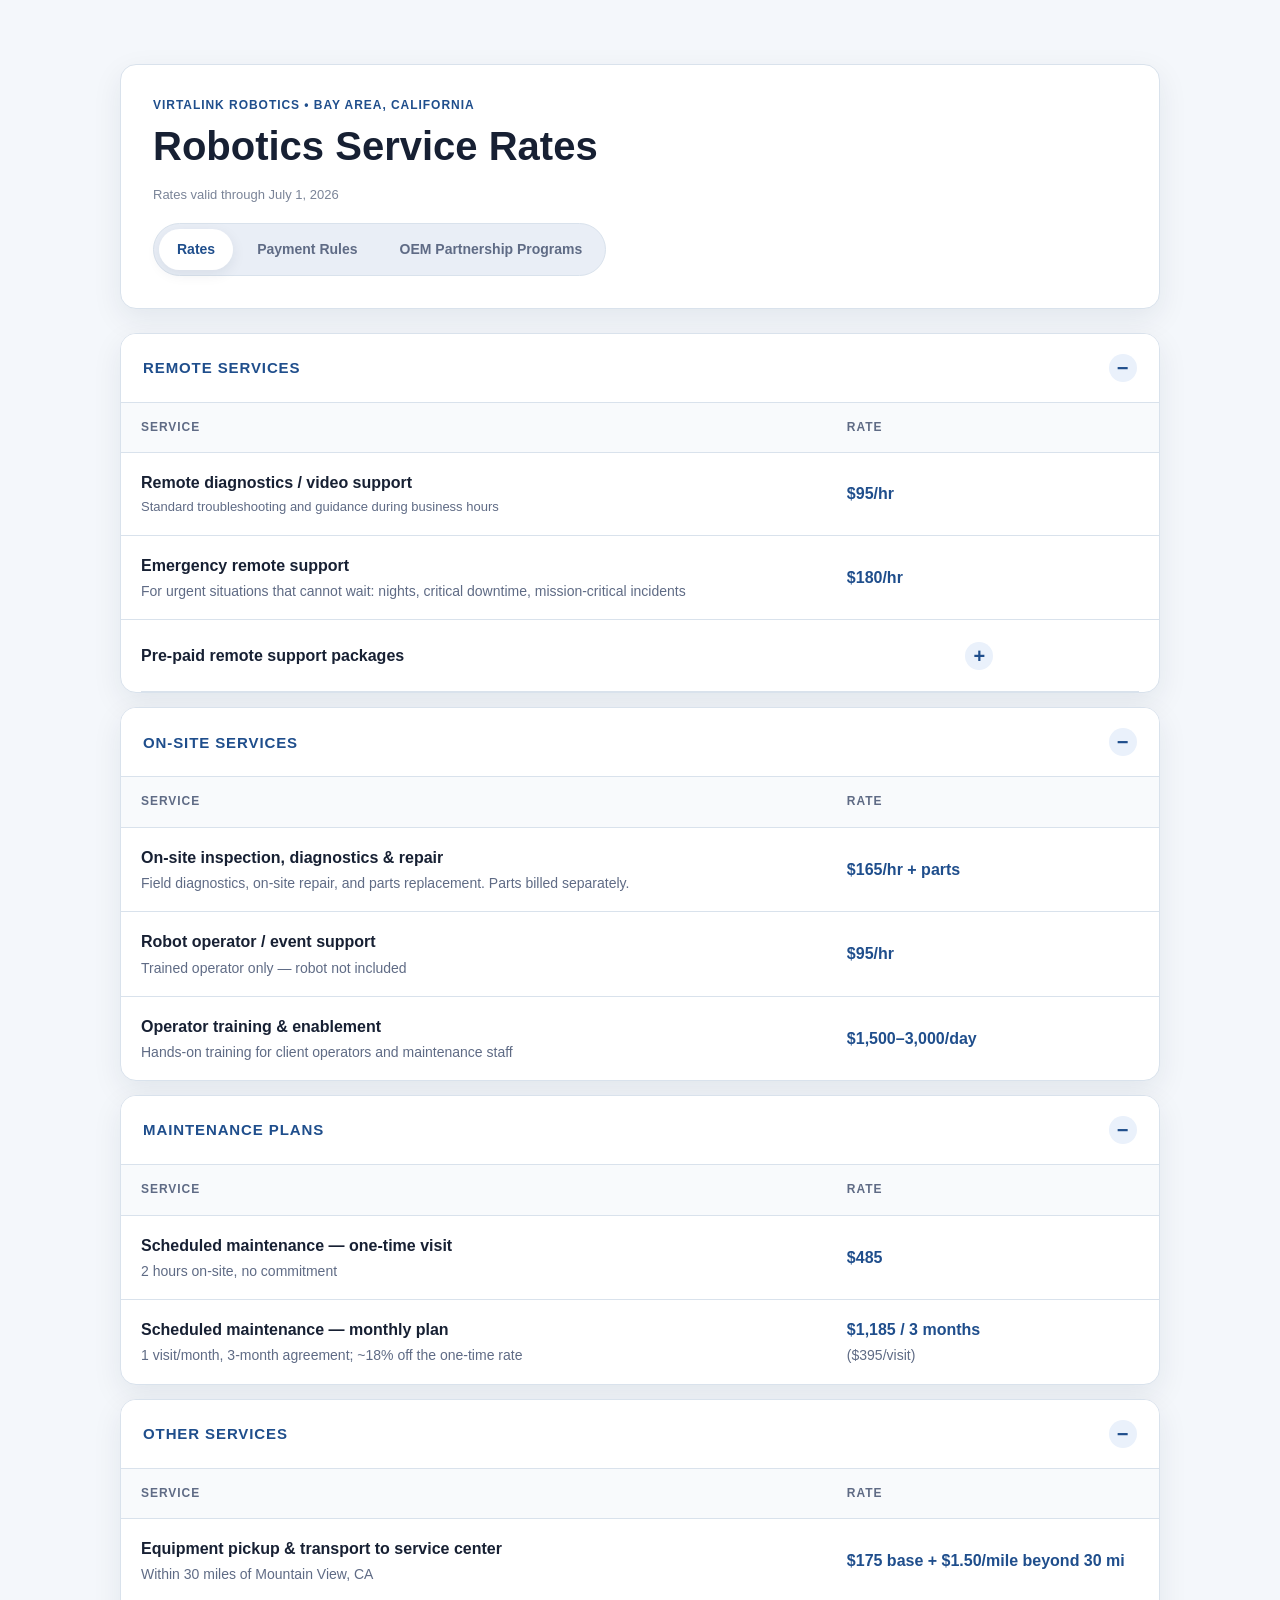
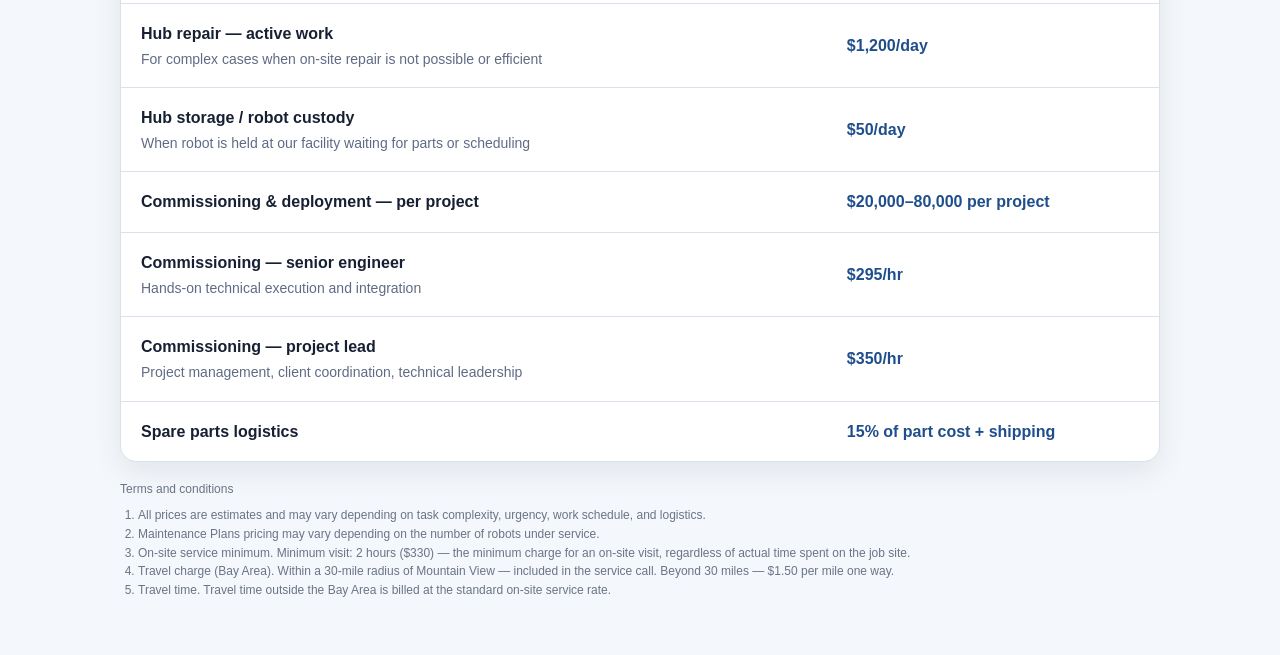
<file: BARobotics.html>
<!DOCTYPE html>
<html lang="en">
<head>
  <meta charset="UTF-8" />
  <meta name="viewport" content="width=device-width, initial-scale=1.0" />
  <title>Bay Area Robot Service Rates</title>
  <style>
    :root {
      --bg: #f4f7fb;
      --surface: #ffffff;
      --surface-soft: #f8fafc;
      --text: #172033;
      --muted: #5f6b85;
      --line: #d9e2ec;
      --accent: #1f4e8c;
      --accent-soft: #eaf1fb;
      --shadow: 0 10px 30px rgba(19, 33, 68, 0.08);
      --radius: 16px;
    }

    * { box-sizing: border-box; }

    body {
      margin: 0;
      font-family: Inter, Arial, sans-serif;
      color: var(--text);
      background: var(--bg);
      line-height: 1.45;
    }

    .wrap {
      width: min(1040px, calc(100% - 32px));
      margin: 0 auto;
      padding: 40px 0 56px;
    }

    .hero {
      background: var(--surface);
      border: 1px solid var(--line);
      border-radius: var(--radius);
      box-shadow: var(--shadow);
      padding: 32px;
      margin-bottom: 24px;
    }

    .eyebrow {
      color: var(--accent);
      font-size: 12px;
      font-weight: 700;
      letter-spacing: .08em;
      text-transform: uppercase;
      margin-bottom: 10px;
    }

    h1 {
      margin: 0 0 10px;
      font-size: clamp(28px, 4vw, 40px);
      line-height: 1.1;
    }

    .subtitle {
      margin: 0;
      color: var(--muted);
      font-size: 16px;
    }

    .rate-validity {
      margin-top: 18px;
      color: #7a8498;
      font-size: 13px;
    }



    .tabs {
      margin-top: 24px;
    }

    .tabs input[type="radio"] {
      position: absolute;
      opacity: 0;
      pointer-events: none;
    }

    .tab-labels {
      display: inline-flex;
      flex-wrap: wrap;
      gap: 6px;
      padding: 5px;
      background: #e9eef6;
      border: 1px solid var(--line);
      border-radius: 999px;
      margin-top: 18px;
      margin-bottom: 0;
    }

    .tab-labels label {
      cursor: pointer;
      padding: 10px 18px;
      border-radius: 999px;
      color: var(--muted);
      font-size: 14px;
      font-weight: 700;
      transition: .18s ease;
    }

    #tab-rates:checked ~ .hero .tab-labels label[for="tab-rates"],
    #tab-payment:checked ~ .hero .tab-labels label[for="tab-payment"],
    #tab-oem:checked ~ .hero .tab-labels label[for="tab-oem"] {
      background: var(--surface);
      color: var(--accent);
      box-shadow: 0 4px 14px rgba(19, 33, 68, 0.08);
    }

    .tab-panel {
      display: none;
    }

    #tab-rates:checked ~ .tab-content #rates-panel,
    #tab-payment:checked ~ .tab-content #payment-panel,
    #tab-oem:checked ~ .tab-content #oem-panel {
      display: block;
    }

    .payment-card {
      background: var(--surface);
      border: 1px solid var(--line);
      border-radius: var(--radius);
      box-shadow: var(--shadow);
      overflow: hidden;
      margin-bottom: 14px;
    }

    .payment-card h2 {
      margin: 0;
      padding: 20px 22px;
      border-bottom: 1px solid var(--line);
      color: var(--accent);
      font-size: 15px;
      font-weight: 800;
      line-height: 1.35;
      letter-spacing: .06em;
      text-transform: uppercase;
    }

    .payment-card h2 .muted {
      display: block;
      margin-top: 4px;
      color: var(--muted);
      font-size: 13px;
      font-weight: 500;
      letter-spacing: 0;
      text-transform: none;
    }

    .payment-card table {
      border-top: 0;
    }

    .payment-card td:first-child,
    .payment-card th:first-child {
      width: 26%;
    }

    .condition strong {
      color: var(--text);
    }

    .oem-programs {
      margin-top: 14px;
      background: var(--surface);
      border: 1px solid var(--line);
      border-radius: var(--radius);
      box-shadow: var(--shadow);
      overflow: hidden;
    }

    .oem-header {
      padding: 22px;
      border-bottom: 1px solid var(--line);
      background: var(--surface);
    }

    .oem-eyebrow {
      color: var(--accent);
      font-size: 12px;
      font-weight: 800;
      letter-spacing: .08em;
      text-transform: uppercase;
      margin-bottom: 8px;
    }

    .oem-header h2 {
      margin: 0 0 8px;
      color: var(--accent);
      font-size: 22px;
      line-height: 1.25;
    }

    .oem-header p {
      margin: 0;
      color: var(--muted);
      font-size: 15px;
    }

    .oem-grid {
      display: grid;
      grid-template-columns: repeat(3, minmax(0, 1fr));
      gap: 14px;
      padding: 22px;
      background: var(--surface-soft);
    }

    .tier-card {
      position: relative;
      display: flex;
      flex-direction: column;
      min-height: 100%;
      padding: 24px;
      background: var(--surface);
      border: 1px solid var(--line);
      border-radius: var(--radius);
      box-shadow: var(--shadow);
    }

    .tier-card.recommended {
      border-color: var(--accent);
      box-shadow: 0 14px 36px rgba(31, 78, 140, 0.16);
    }

    .tier-badge {
      align-self: flex-start;
      margin-bottom: 14px;
      padding: 6px 10px;
      border-radius: 999px;
      background: var(--accent-soft);
      color: var(--accent);
      font-size: 11px;
      font-weight: 800;
      letter-spacing: .08em;
      text-transform: uppercase;
    }

    .tier-card.recommended .tier-badge {
      background: var(--accent);
      color: #ffffff;
    }

    .tier-card h3 {
      margin: 0 0 8px;
      color: var(--accent);
      font-size: 18px;
      line-height: 1.25;
    }

    .best-for {
      margin: 0 0 16px;
      color: var(--muted);
      font-size: 14px;
      font-style: italic;
    }

    .tier-card ul {
      margin: 0 0 18px;
      padding: 0;
      list-style: none;
      color: var(--text);
      font-size: 14px;
      line-height: 1.5;
    }

    .tier-card li {
      position: relative;
      padding-left: 20px;
      margin-bottom: 8px;
    }

    .tier-card li::before {
      content: "✓";
      position: absolute;
      left: 0;
      top: 0;
      color: var(--accent);
      font-weight: 800;
    }

    .tier-pricing {
      margin-top: auto;
      padding-top: 16px;
      border-top: 1px solid var(--line);
      color: var(--accent);
      font-weight: 800;
      font-size: 14px;
    }

    .tier-cta {
      display: inline-flex;
      align-items: center;
      justify-content: center;
      width: 100%;
      margin-top: 14px;
      padding: 11px 14px;
      border-radius: 8px;
      background: var(--accent);
      color: #ffffff;
      border: 0;
      cursor: pointer;
      font-family: inherit;
      text-decoration: none;
      font-size: 14px;
      font-weight: 800;
      transition: background .18s ease, box-shadow .18s ease, transform .18s ease;
    }

    .tier-cta:hover,
    .tier-cta:focus {
      background: #173d70;
      box-shadow: 0 8px 18px rgba(31, 78, 140, 0.18);
      outline: none;
      transform: translateY(-1px);
    }

    .oem-note {
      margin: 0 22px 22px;
    }


    .categories {
      display: grid;
      gap: 14px;
    }

    details.category {
      background: var(--surface);
      border: 1px solid var(--line);
      border-radius: var(--radius);
      box-shadow: var(--shadow);
      overflow: hidden;
    }

    details.category[open] summary {
      border-bottom: 1px solid var(--line);
    }

    summary.category-title {
      list-style: none;
      cursor: pointer;
      display: flex;
      align-items: center;
      justify-content: space-between;
      gap: 16px;
      padding: 20px 22px;
      background: var(--surface);
      color: var(--accent);
      font-size: 15px;
      font-weight: 800;
      letter-spacing: .06em;
      text-transform: uppercase;
    }

    summary.category-title::-webkit-details-marker {
      display: none;
    }

    summary.category-title::after {
      content: "+";
      width: 28px;
      height: 28px;
      display: inline-flex;
      align-items: center;
      justify-content: center;
      border-radius: 50%;
      background: var(--accent-soft);
      color: var(--accent);
      font-size: 20px;
      line-height: 1;
      flex: 0 0 auto;
    }

    details.category[open] summary.category-title::after {
      content: "−";
    }

    table {
      width: 100%;
      border-collapse: collapse;
    }

    thead th {
      padding: 16px 20px;
      text-align: left;
      font-size: 12px;
      font-weight: 700;
      letter-spacing: .08em;
      text-transform: uppercase;
      color: var(--muted);
      background: var(--surface-soft);
      border-bottom: 1px solid var(--line);
    }

    tbody td {
      padding: 18px 20px;
      border-bottom: 1px solid var(--line);
      vertical-align: middle;
      font-size: 16px;
    }

    tbody tr:last-child td {
      border-bottom: none;
    }

    tbody tr:hover {
      background: #fbfdff;
    }

    .service {
      font-weight: 600;
    }

    .price {
      font-weight: 700;
      color: var(--accent);
      white-space: pre-line;
    }

    .package-summary-cell {
      padding-top: 0;
      padding-bottom: 0;
    }

    details.package-details summary {
      list-style: none;
      cursor: pointer;
      display: grid;
      grid-template-columns: 68% 32%;
      align-items: center;
      min-height: 72px;
      color: var(--text);
      font-weight: 600;
    }

    details.package-details summary::-webkit-details-marker {
      display: none;
    }

    .package-toggle {
      justify-self: center;
      width: 28px;
      height: 28px;
      display: inline-flex;
      align-items: center;
      justify-content: center;
      border-radius: 50%;
      background: var(--accent-soft);
      color: var(--accent);
      font-size: 20px;
      font-weight: 800;
      line-height: 1;
    }

    .package-toggle::before {
      content: "+";
    }

    details.package-details[open] .package-toggle::before {
      content: "−";
    }

    details.package-details .package-grid {
      margin: 0 0 12px;
      padding-top: 14px;
      border-top: 1px solid var(--line);
    }

    .category-subtitle {
      margin: 0;
      padding: 0 22px 16px;
      color: var(--muted);
      font-size: 14px;
      font-weight: 400;
    }

    .package-grid {
      display: grid;
      grid-template-columns: repeat(3, minmax(0, 1fr));
      gap: 10px;
    }

    .package-option {
      padding: 14px;
      background: var(--surface);
      border: 1px solid var(--line);
      border-radius: 12px;
    }

    .package-option.popular {
      border: 2px solid var(--accent);
      box-shadow: 0 10px 24px rgba(31, 78, 140, 0.14);
    }

    .package-badge {
      display: inline-flex;
      margin-bottom: 10px;
      color: var(--accent);
      font-size: 11px;
      font-weight: 800;
      letter-spacing: .08em;
      text-transform: uppercase;
    }

    .package-badge.popular {
      padding: 5px 9px;
      border-radius: 999px;
      background: var(--accent);
      color: #ffffff;
    }

    .package-option strong {
      display: block;
      color: var(--accent);
      font-size: 16px;
      margin-bottom: 4px;
    }

    .package-option .package-hours {
      display: block;
      color: var(--accent);
      font-size: 16px;
      font-weight: 800;
      margin-bottom: 4px;
    }

    .package-option span {
      display: block;
      color: var(--muted);
      font-size: 13px;
    }

    .package-validity {
      margin-top: 10px;
      padding-top: 10px;
      border-top: 1px solid var(--line);
    }

    .package-disclaimer {
      margin: 0 0 18px;
      color: var(--muted);
      font-size: 13px;
      font-style: italic;
    }

    .service-terms {
      margin: 0 20px 20px;
      padding: 16px 18px;
      background: var(--surface-soft);
      border: 1px solid var(--line);
      border-radius: 12px;
    }

    .service-terms h3 {
      margin: 0 0 12px;
      color: var(--text);
      font-size: 15px;
      line-height: 1.3;
    }

    .service-terms ul {
      margin: 0;
      padding: 0;
      list-style: none;
      display: grid;
      gap: 10px;
    }

    .service-terms li {
      color: var(--muted);
      font-size: 14px;
      line-height: 1.45;
    }

    .service-terms strong {
      display: block;
      margin-bottom: 2px;
      color: var(--text);
      font-weight: 700;
    }

    .note {
      margin-top: 18px;
      padding: 16px 18px;
      background: var(--accent-soft);
      border: 1px solid #d8e5f7;
      border-radius: 12px;
      color: var(--muted);
      font-size: 14px;
    }

    .terms {
      margin-top: 18px;
      color: #6b7486;
      font-size: 12px;
      line-height: 1.55;
    }

    .terms ol {
      margin: 8px 0 0;
      padding-left: 18px;
    }

    @media (max-width: 720px) {
      .wrap { width: min(100% - 20px, 1040px); padding-top: 20px; }
      .hero { padding: 22px; }
      .tab-labels { width: 100%; }
      .tab-labels label { flex: 1 1 auto; text-align: center; }
      
      /* Make tables stack on mobile instead of horizontal scroll */
      table, thead, tbody, th, td, tr { display: block; width: 100%; }
      thead { display: none; }
      tbody td { padding: 12px 18px; border-bottom: none; }
      tbody td:first-child { padding-bottom: 4px; }
      tbody td:last-child { padding-top: 0; padding-bottom: 18px; }
      tbody tr { border-bottom: 1px solid var(--line); }
      tbody tr:last-child { border-bottom: none; }
      
      .package-summary-cell { padding: 0 !important; }
      details.package-details summary { grid-template-columns: 1fr auto; padding: 0 18px; }

      .package-grid { grid-template-columns: 1fr; padding: 0 18px 18px; }
      .oem-grid { grid-template-columns: 1fr; padding: 18px; }
      .oem-header { padding: 18px; }
      .oem-note { margin: 0 18px 18px; }
      .service-terms { margin: 0 18px 18px; }
    }
  </style>
</head>
<body>
  <div class="wrap">
    <section class="tabs">
      <input type="radio" name="tabs" id="tab-rates" checked />
      <input type="radio" name="tabs" id="tab-payment" />
      <input type="radio" name="tabs" id="tab-oem" />

      <section class="hero">
        <div class="eyebrow">Virtalink Robotics • Bay Area, California</div>
        <h1>Robotics Service Rates</h1>
        <div class="rate-validity">Rates valid through July 1, 2026</div>

        <div class="tab-labels" aria-label="Document tabs">
          <label for="tab-rates">Rates</label>
          <label for="tab-payment">Payment Rules</label>
          <label for="tab-oem">OEM Partnership Programs</label>
        </div>
      </section>

      <div class="tab-content">
        <div class="tab-panel" id="rates-panel">
    <section class="categories">
      <details class="category" open>
        <summary class="category-title">Remote Services</summary>
        <table>
          <thead>
            <tr>
              <th style="width: 68%;">Service</th>
              <th>Rate</th>
            </tr>
          </thead>
          <tbody>
            <tr>
              <td class="service">Remote diagnostics / video support <span style="display:block; font-weight:400; color: var(--muted); font-size:13px; margin-top:4px;">Standard troubleshooting and guidance during business hours</span></td>
              <td class="price">$95/hr</td>
            </tr>
            <tr>
              <td class="service">Emergency remote support <span style="display:block; font-weight:400; color: var(--muted); font-size:14px; margin-top:4px;">For urgent situations that cannot wait: nights, critical downtime, mission-critical incidents</span></td>
              <td class="price">$180/hr</td>
            </tr>
            <tr>
              <td class="package-summary-cell" colspan="2">
                <details class="package-details">
                  <summary>
                    <span>Pre-paid remote support packages</span>
                    <span class="package-toggle" aria-hidden="true"></span>
                  </summary>
                  <div class="package-grid">
                    <div class="package-option">
                      <span class="package-badge">Starter</span>
                      <span class="package-hours">10 hours</span>
                      <strong>$850</strong>
                      <span>$85/hr • ~10% discount</span>
                      <span class="package-validity">⏱ Valid 6 months</span>
                    </div>
                    <div class="package-option popular">
                      <span class="package-badge popular">Popular</span>
                      <span class="package-hours">20 hours</span>
                      <strong>$1,600</strong>
                      <span>$80/hr • ~16% discount</span>
                      <span class="package-validity">⏱ Valid 9 months</span>
                    </div>
                    <div class="package-option">
                      <span class="package-badge">Volume</span>
                      <span class="package-hours">40 hours</span>
                      <strong>$3,000</strong>
                      <span>$75/hr • ~21% discount</span>
                      <span class="package-validity">⏱ Valid 12 months</span>
                    </div>
                  </div>
                  <p class="package-disclaimer">All packages include senior remote engineering support. Unused hours expire at the end of the validity period. Custom volume agreements available for OEM partners.</p>
                </details>
              </td>
            </tr>
          </tbody>
        </table>
      </details>

      <details class="category" open>
        <summary class="category-title">On-Site Services</summary>
        <table>
          <thead>
            <tr>
              <th style="width: 68%;">Service</th>
              <th>Rate</th>
            </tr>
          </thead>
          <tbody>
            <tr>
              <td class="service">On-site inspection, diagnostics &amp; repair <span style="display:block; font-weight:400; color: var(--muted); font-size:14px; margin-top:4px;">Field diagnostics, on-site repair, and parts replacement. Parts billed separately.</span></td>
              <td class="price">$165/hr + parts</td>
            </tr>
            <tr>
              <td class="service">Robot operator / event support <span style="display:block; font-weight:400; color: var(--muted); font-size:14px; margin-top:4px;">Trained operator only — robot not included</span></td>
              <td class="price">$95/hr</td>
            </tr>
            <tr>
              <td class="service">Operator training &amp; enablement <span style="display:block; font-weight:400; color: var(--muted); font-size:14px; margin-top:4px;">Hands-on training for client operators and maintenance staff</span></td>
              <td class="price">$1,500–3,000/day</td>
            </tr>
          </tbody>
        </table>
      </details>

      <details class="category" open>
        <summary class="category-title">Maintenance Plans</summary>
        <table>
          <thead>
            <tr>
              <th style="width: 68%;">Service</th>
              <th>Rate</th>
            </tr>
          </thead>
          <tbody>
            <tr>
              <td class="service">Scheduled maintenance — one-time visit <span style="display:block; font-weight:400; color: var(--muted); font-size:14px; margin-top:4px;">2 hours on-site, no commitment</span></td>
              <td class="price">$485</td>
            </tr>
            <tr>
              <td class="service">Scheduled maintenance — monthly plan <span style="display:block; font-weight:400; color: var(--muted); font-size:14px; margin-top:4px;">1 visit/month, 3-month agreement; ~18% off the one-time rate</span></td>
              <td class="price">$1,185 / 3 months <span style="display:block; font-weight:400; color: var(--muted); font-size:14px; margin-top:4px;">($395/visit)</span></td>
            </tr>
          </tbody>
        </table>
      </details>

      <details class="category" open>
        <summary class="category-title">Other Services</summary>
        <table>
          <thead>
            <tr>
              <th style="width: 68%;">Service</th>
              <th>Rate</th>
            </tr>
          </thead>
          <tbody>
            <tr>
              <td class="service">Equipment pickup &amp; transport to service center <span style="display:block; font-weight:400; color: var(--muted); font-size:14px; margin-top:4px;">Within 30 miles of Mountain View, CA</span></td>
              <td class="price">$175 base + $1.50/mile beyond 30 mi</td>
            </tr>
            <tr>
              <td class="service">Hub repair — active work <span style="display:block; font-weight:400; color: var(--muted); font-size:14px; margin-top:4px;">For complex cases when on-site repair is not possible or efficient</span></td>
              <td class="price">$1,200/day</td>
            </tr>
            <tr>
              <td class="service">Hub storage / robot custody <span style="display:block; font-weight:400; color: var(--muted); font-size:14px; margin-top:4px;">When robot is held at our facility waiting for parts or scheduling</span></td>
              <td class="price">$50/day</td>
            </tr>
            <tr>
              <td class="service">Commissioning &amp; deployment — per project</td>
              <td class="price">$20,000–80,000 per project</td>
            </tr>
            <tr>
              <td class="service">Commissioning — senior engineer <span style="display:block; font-weight:400; color: var(--muted); font-size:14px; margin-top:4px;">Hands-on technical execution and integration</span></td>
              <td class="price">$295/hr</td>
            </tr>
            <tr>
              <td class="service">Commissioning — project lead <span style="display:block; font-weight:400; color: var(--muted); font-size:14px; margin-top:4px;">Project management, client coordination, technical leadership</span></td>
              <td class="price">$350/hr</td>
            </tr>
            <tr>
              <td class="service">Spare parts logistics</td>
              <td class="price">15% of part cost + shipping</td>
            </tr>
          </tbody>
        </table>
      </details>
    </section>



    <div class="terms">
      <div>Terms and conditions</div>
      <ol>
        <li>All prices are estimates and may vary depending on task complexity, urgency, work schedule, and logistics.</li>
        <li>Maintenance Plans pricing may vary depending on the number of robots under service.</li>
        <li>On-site service minimum. Minimum visit: 2 hours ($330) — the minimum charge for an on-site visit, regardless of actual time spent on the job site.</li>
        <li>Travel charge (Bay Area). Within a 30-mile radius of Mountain View — included in the service call. Beyond 30 miles — $1.50 per mile one way.</li>
        <li>Travel time. Travel time outside the Bay Area is billed at the standard on-site service rate.</li>
      </ol>
    </div>
        </div>

        <div class="tab-panel" id="payment-panel">
          <section class="payment-card">
            <h2>Level 1. New Client/Pilot <span class="muted">(first 90 days / first 3 successful payments)</span></h2>
            <table>
              <thead>
                <tr>
                  <th>Service</th>
                  <th>Payment Condition</th>
                </tr>
              </thead>
              <tbody>
                <tr>
                  <td class="service">Remote support</td>
                  <td class="condition"><strong>Prepaid blocks</strong> of 10 hours in advance, or credit card on file charged after each session.</td>
                </tr>
                <tr>
                  <td class="service">One-time on-site visit</td>
                  <td class="condition"><strong>50% deposit</strong> at booking, remaining balance <strong>due on receipt</strong>.</td>
                </tr>
                <tr>
                  <td class="service">Maintenance plan</td>
                  <td class="condition"><strong>Prepaid for the full period</strong> — 3 months in advance.</td>
                </tr>
                <tr>
                  <td class="service">Commissioning ($20–80k)</td>
                  <td class="condition"><strong>40% deposit</strong> at contract signing<br /><strong>40% at milestone</strong>, such as factory inspection<br /><strong>20% at acceptance</strong> / due on receipt</td>
                </tr>
                <tr>
                  <td class="service">Pickup / transport</td>
                  <td class="condition"><strong>Prepaid</strong> or credit card on file.</td>
                </tr>
                <tr>
                  <td class="service">Parts logistics</td>
                  <td class="condition"><strong>100% prepaid</strong>. Parts are paid to suppliers in advance and cannot be financed or credited to the client.</td>
                </tr>
              </tbody>
            </table>
          </section>

          <section class="payment-card">
            <h2>Level 2. Established Client <span class="muted">(after 3 consecutive clean payments)</span></h2>
            <table>
              <thead>
                <tr>
                  <th>Service</th>
                  <th>Payment Condition</th>
                </tr>
              </thead>
              <tbody>
                <tr>
                  <td class="service">Remote / on-site</td>
                  <td class="condition"><strong>Net 15</strong></td>
                </tr>
                <tr>
                  <td class="service">Maintenance plan</td>
                  <td class="condition"><strong>Net 15</strong> at the beginning of the month or quarter.</td>
                </tr>
                <tr>
                  <td class="service">Commissioning</td>
                  <td class="condition"><strong>Deposit remains required</strong>. This is standard industry practice regardless of payment history.</td>
                </tr>
                <tr>
                  <td class="service">Parts</td>
                  <td class="condition"><strong>Net 15</strong> on service margin; parts cost remains prepaid.</td>
                </tr>
              </tbody>
            </table>
          </section>

          <section class="payment-card">
            <h2>Level 3. Strategic Client <span class="muted">($100k+/year contract, separately approved)</span></h2>
            <table>
              <thead>
                <tr>
                  <th>Service</th>
                  <th>Payment Condition</th>
                </tr>
              </thead>
              <tbody>
                <tr>
                  <td class="service">All services</td>
                  <td class="condition"><strong>Net 30</strong>, monthly billing, annual minimum contract.</td>
                </tr>
              </tbody>
            </table>
          </section>

          <div class="terms">
            <strong>Payment terms and safeguards</strong>
            <ol>
              <li><strong>Late fees.</strong> Overdue balances may be subject to a late fee of 1.5% per month, equivalent to 18% annually, to the extent permitted by California law.</li>
              <li><strong>Early payment discount.</strong> A 2/10 Net 30 discount may be offered: 2% discount if payment is received within 10 days; otherwise the full balance is due within 30 days.</li>
              <li><strong>Purchase Order requirement.</strong> A valid Purchase Order is required before work begins for all jobs exceeding $1,000.</li>
              <li><strong>Credit check for larger accounts.</strong> Net 30 terms for balances over $10,000 are subject to a basic credit review, including D&amp;B, public records, and unpaid litigation or bankruptcy checks.</li>
              <li><strong>Acceptance criteria for commissioning.</strong> Commissioning contracts must include objective acceptance criteria, such as required test cycles, error-free operation thresholds, inspection milestones, or other agreed performance tests.</li>
            </ol>
          </div>
        </div>

        <div class="tab-panel" id="oem-panel">
    <section class="oem-programs" aria-labelledby="oem-programs-title">
      <div class="oem-header">
        <div class="oem-eyebrow">For Robot Manufacturers &amp; System Integrators</div>
        <h2 id="oem-programs-title">OEM Partnership Programs</h2>
        <p>Strategic service partnerships for companies scaling robot deployments across the United States.</p>
      </div>

      <div class="oem-grid">
        <article class="tier-card">
          <div class="tier-badge">Entry Tier</div>
          <h3>Authorized Service Partner</h3>
          <p class="best-for">Best for: OEMs with up to 50 robots deployed in the US</p>
          <ul>
            <li>Nationwide on-site coverage via 200+ technician network</li>
            <li>48-hour response time SLA</li>
            <li>Standard remote support hours (Mon–Fri, 7am–10pm PT)</li>
            <li>Quarterly service reviews</li>
            <li>Training program for client end-users</li>
            <li>Co-branded service reports</li>
          </ul>
          <div class="tier-pricing">Annual retainer + per-incident rates</div>
          <button class="tier-cta" type="button">Request Partnership Details</button>
        </article>

        <article class="tier-card recommended">
          <div class="tier-badge">Most Popular</div>
          <h3>Exclusive Service Partner</h3>
          <p class="best-for">Best for: OEMs with 50+ robots or strategic US market entry</p>
          <ul>
            <li>Dedicated regional service teams</li>
            <li>24-hour response time SLA</li>
            <li>Priority remote support, 24/7 availability</li>
            <li>Monthly business reviews with leadership</li>
            <li>Joint go-to-market activities and co-marketing</li>
            <li>Custom training programs and certification</li>
            <li>Spare parts inventory management</li>
            <li>Field engineer escalation to US-based senior staff</li>
          </ul>
          <div class="tier-pricing">Annual retainer with volume-based rates</div>
          <button class="tier-cta" type="button">Request Partnership Details</button>
        </article>

        <article class="tier-card">
          <div class="tier-badge">Strategic</div>
          <h3>White-Label US Operations</h3>
          <p class="best-for">Best for: OEMs requiring full US service operations under their own brand</p>
          <ul>
            <li>Virtalink operates as your US service division</li>
            <li>All field activities under your brand identity</li>
            <li>Dedicated account leadership and field operations manager</li>
            <li>Custom SLAs tailored to your customer commitments</li>
            <li>Full integration with your CRM and ticketing systems</li>
            <li>Compliance and regulatory representation in US</li>
            <li>Regional warehousing and logistics infrastructure</li>
          </ul>
          <div class="tier-pricing">Custom contract — scope dependent</div>
          <button class="tier-cta" type="button">Schedule Strategic Discussion</button>
        </article>
      </div>

      <div class="note oem-note">
        All partnership programs include: nationwide technician coverage, US-based account management, full insurance and compliance documentation, and integration support. Specific terms, SLAs, and pricing are tailored per partner — contact us to discuss your requirements.
      </div>
    </section>
        </div>
      </div>
    </section>
  </div>
</body>
</html>
</file>
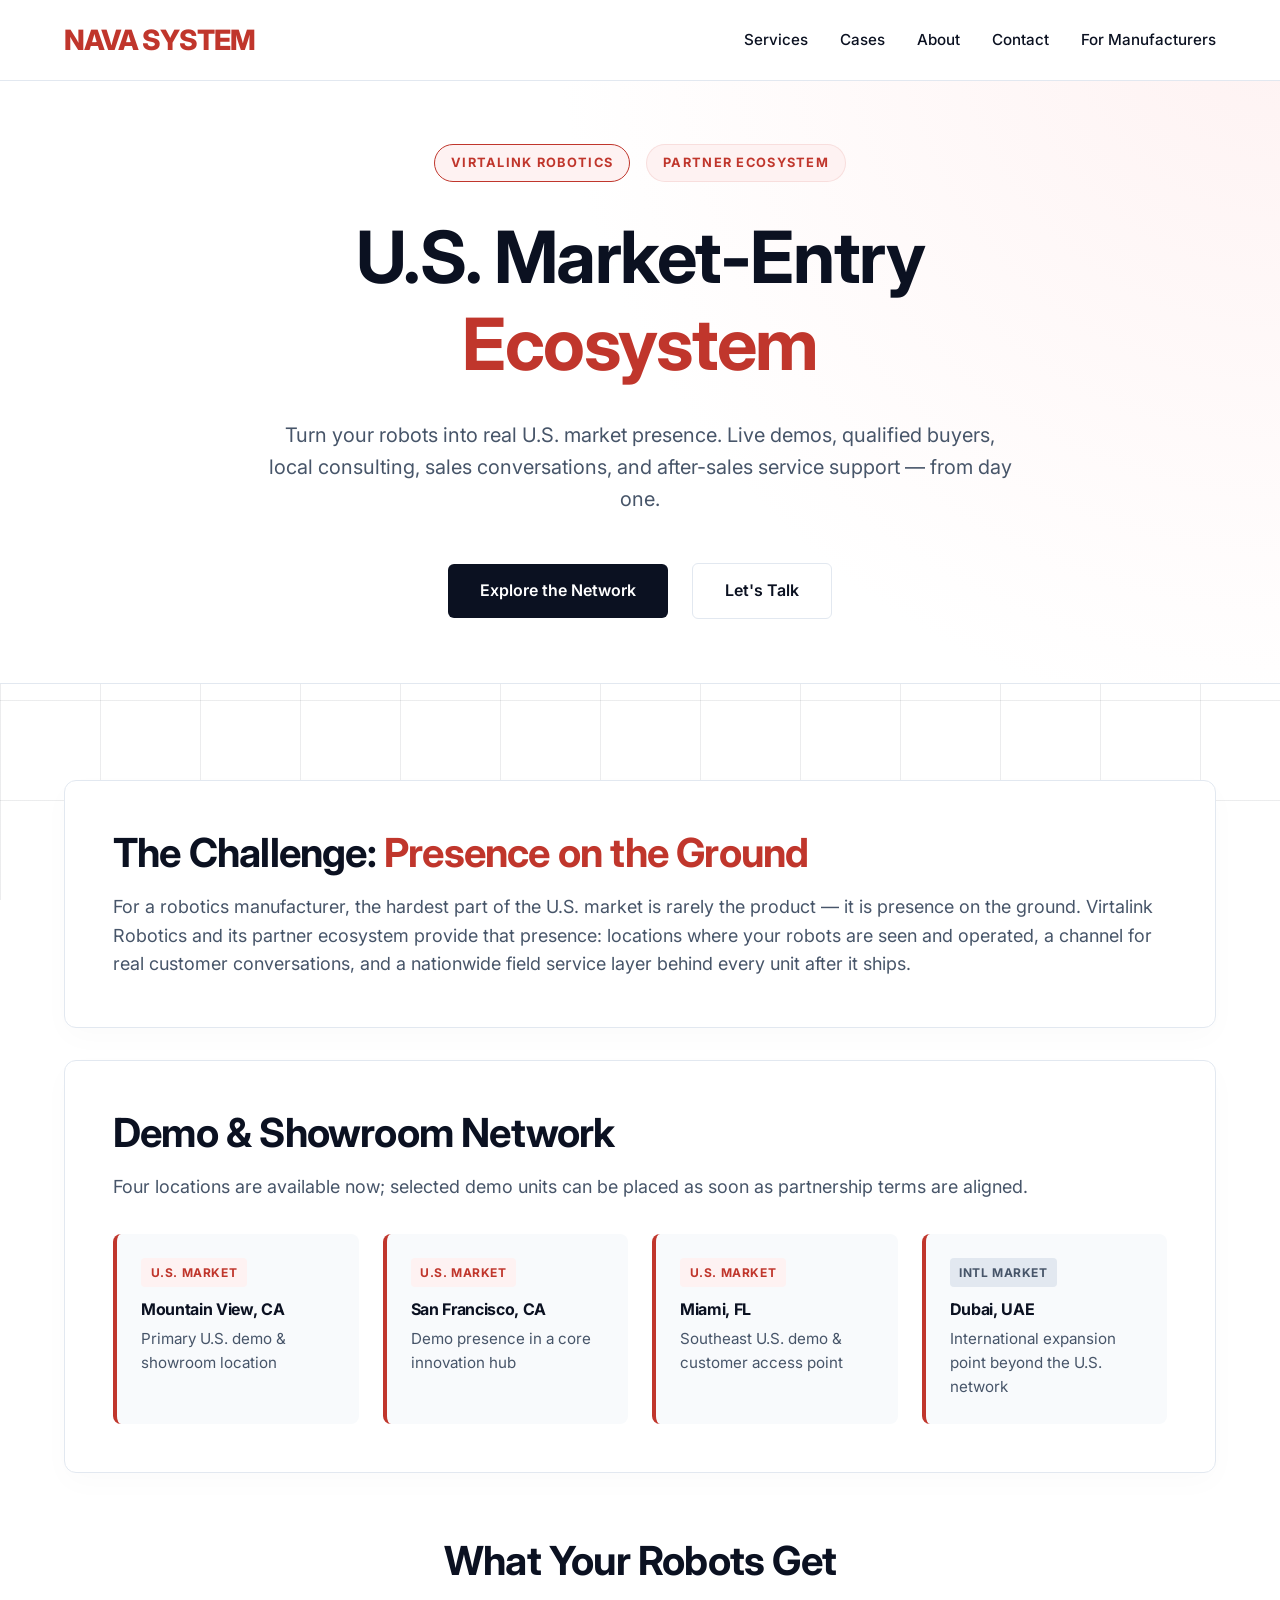
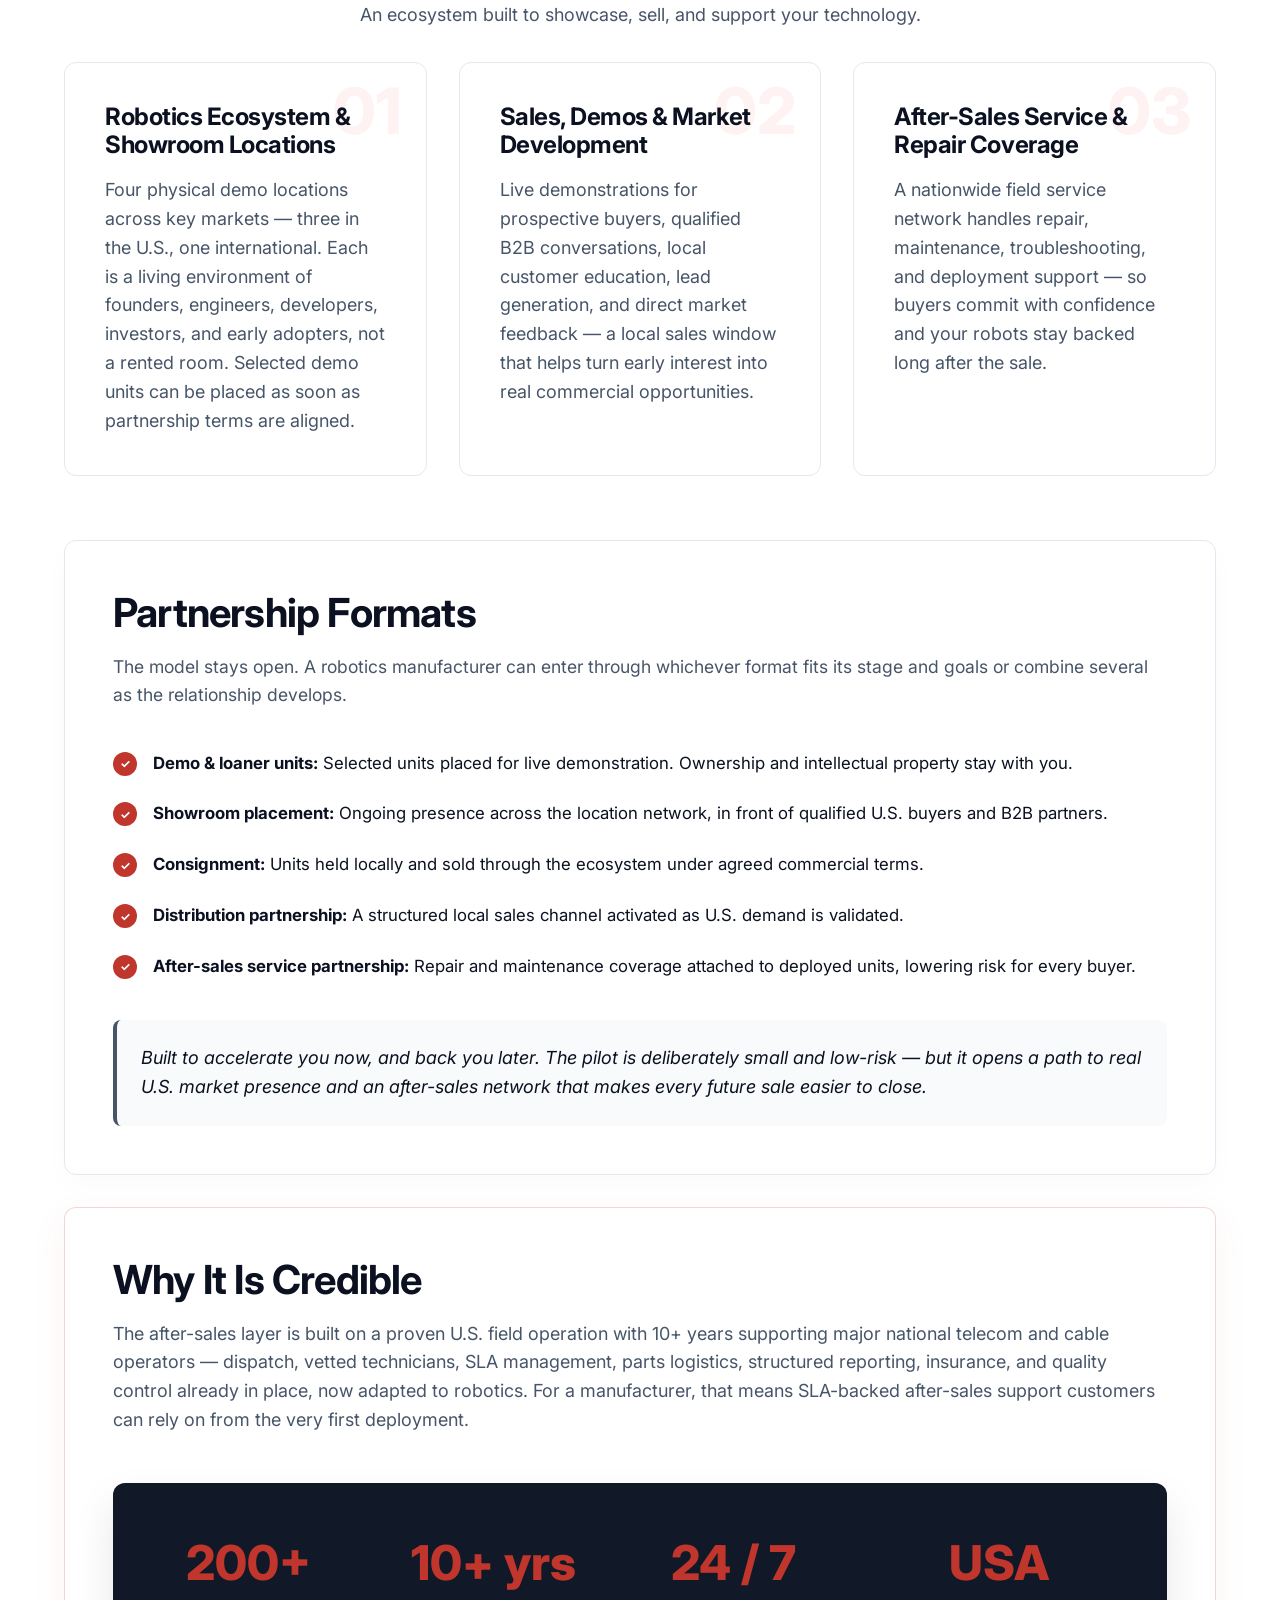
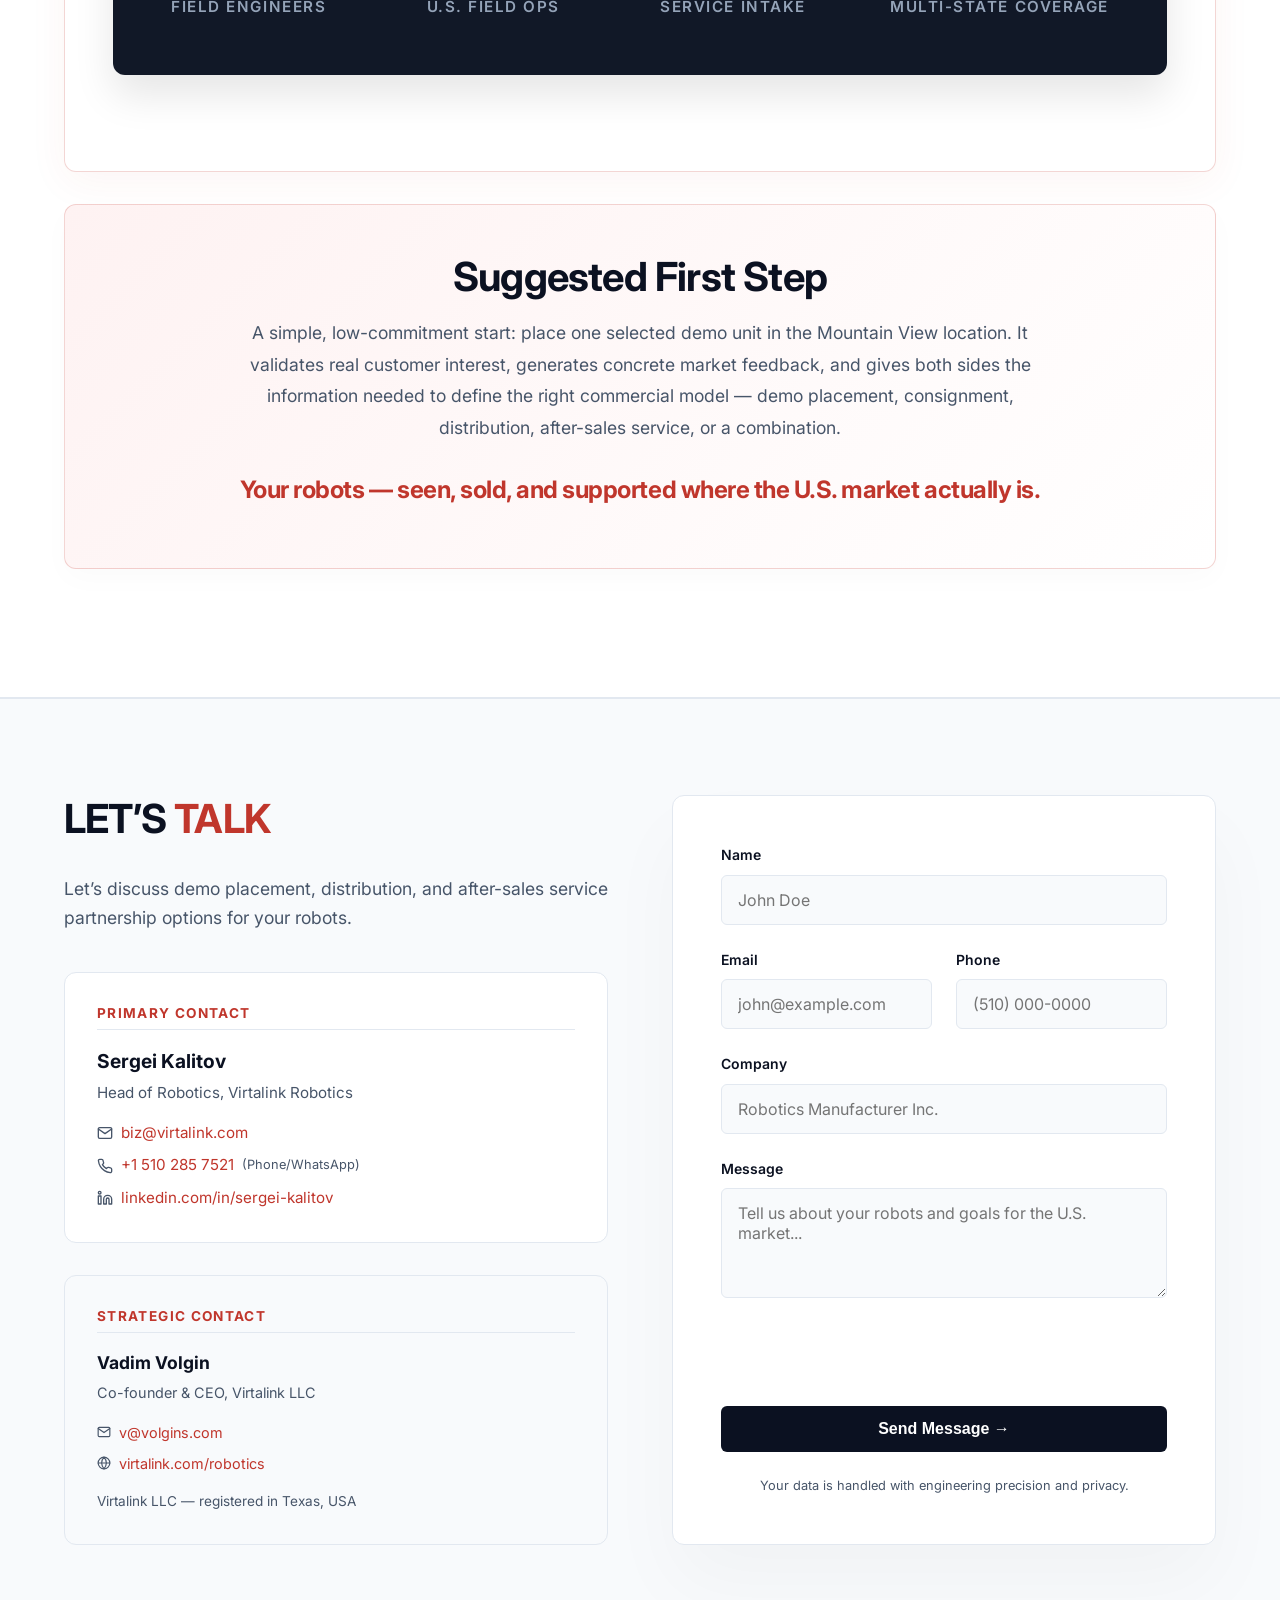
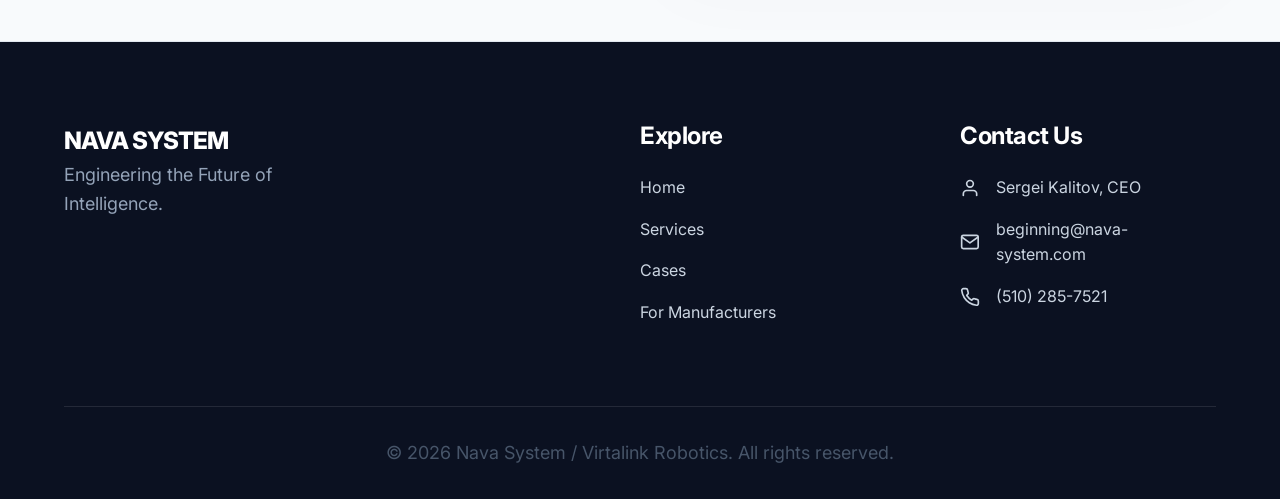
<file: OPManufactures.html>
<!DOCTYPE html>
<html lang="en">

<head>
    <meta charset="UTF-8">
    <meta name="viewport" content="width=device-width, initial-scale=1.0">
    <title>Virtalink Robotics - U.S. Market-Entry Ecosystem</title>
    <meta name="description" content="Turn your robots into real U.S. market presence. Live demos, qualified buyers, local consulting, sales conversations, and after-sales service support — from day one.">
    <link href="https://fonts.googleapis.com/css2?family=Inter:wght@400;500;600;700;800&display=swap" rel="stylesheet">
    <link rel="stylesheet" href="styles.css">
    <style>

        
        .hero {
            min-height: 70vh;
        }

        /* Page specific styles to format the content well */
        .content-section {
            background: white;
            border-radius: 12px;
            border: 1px solid var(--border-color);
            padding: 3rem;
            margin-bottom: 2rem;
            box-shadow: 0 10px 30px rgba(0,0,0,0.02);
            transition: var(--transition);
        }

        .content-section:hover {
            box-shadow: 0 20px 40px rgba(0,0,0,0.05);
            border-color: rgba(192, 54, 44, 0.3);
        }

        .network-grid {
            display: grid;
            grid-template-columns: repeat(auto-fit, minmax(220px, 1fr));
            gap: 1.5rem;
            margin-top: 2rem;
        }
        .location-card {
            background: var(--bg-light-gray);
            padding: 1.5rem;
            border-radius: 8px;
            border-left: 4px solid var(--accent-primary);
            transition: var(--transition);
        }
        .location-card:hover {
            transform: translateY(-5px);
            background: white;
            box-shadow: 0 10px 20px rgba(0,0,0,0.05);
        }
        .location-card h4 {
            margin-bottom: 0.5rem;
            color: var(--text-main);
        }
        .location-badge {
            display: inline-block;
            padding: 0.3rem 0.6rem;
            background: var(--accent-light);
            color: var(--accent-primary);
            font-size: 0.75rem;
            border-radius: 4px;
            font-weight: 700;
            margin-bottom: 0.8rem;
            text-transform: uppercase;
            letter-spacing: 0.05em;
        }
        .step-cards {
            display: grid;
            grid-template-columns: repeat(auto-fit, minmax(300px, 1fr));
            gap: 2rem;
            margin-top: 2rem;
        }
        .step-card {
            padding: 2.5rem;
            background: white;
            border: 1px solid var(--border-color);
            border-radius: 12px;
            position: relative;
            transition: var(--transition);
        }
        .step-card:hover {
            border-color: var(--accent-primary);
            box-shadow: 0 15px 30px rgba(0,0,0,0.04);
            transform: translateY(-5px);
        }
        .step-number {
            font-size: 4rem;
            font-weight: 800;
            color: var(--accent-light);
            position: absolute;
            top: 1rem;
            right: 1.5rem;
            line-height: 1;
            z-index: 0;
            transition: var(--transition);
        }
        .step-card:hover .step-number {
            color: rgba(192, 54, 44, 0.1);
            transform: scale(1.1);
        }
        .step-card h3, .step-card p {
            position: relative;
            z-index: 1;
        }
        .partnership-list {
            list-style: none;
            padding: 0;
        }
        .partnership-list li {
            margin-bottom: 1.5rem;
            padding-left: 2.5rem;
            position: relative;
            font-size: 1.05rem;
        }
        .partnership-list li::before {
            content: '✓';
            color: white;
            background-color: var(--accent-primary);
            border-radius: 50%;
            width: 24px;
            height: 24px;
            display: flex;
            align-items: center;
            justify-content: center;
            font-size: 12px;
            font-weight: bold;
            position: absolute;
            left: 0;
            top: 2px;
        }
        .metrics-banner {
            display: flex;
            justify-content: space-around;
            flex-wrap: wrap;
            gap: 2rem;
            background: #111827;
            color: white;
            padding: 3.5rem 2rem;
            border-radius: 12px;
            margin: 3rem 0;
            box-shadow: 0 20px 40px rgba(0,0,0,0.1);
        }
        .metric-item {
            text-align: center;
        }
        .metric-value {
            font-size: 3rem;
            font-weight: 800;
            color: var(--accent-primary);
            margin-bottom: 0.5rem;
            line-height: 1;
        }
        .metric-label {
            color: #94A3B8;
            font-size: 0.95rem;
            text-transform: uppercase;
            letter-spacing: 0.1em;
            font-weight: 600;
        }
        .contact-details-box {
            background: white;
            padding: 2rem;
            border-radius: 12px;
            border: 1px solid var(--border-color);
            margin-bottom: 2rem;
        }

        /* Form alignment */
        .consult-grid {
            align-items: stretch !important;
        }
        .consult-form-container {
            display: flex;
            flex-direction: column;
            height: 100%;
        }
        .consult-form {
            display: flex;
            flex-direction: column;
            flex-grow: 1;
        }
        .consult-form button {
            margin-top: auto;
        }
    </style>
</head>

<body>
    <div class="grid-overlay"></div>
    <header class="navbar">
        <div class="container nav-content">
            <a href="index.html" class="logo">
                <span class="logo-text">Nava System</span>
            </a>
            <nav class="nav-links">
                <a href="index.html#services">Services</a>
                <a href="index.html#cases">Cases</a>
                <a href="index.html#about">About</a>
                <a href="#contact-sales">Contact</a>
                <a href="OPManufactures.html">For Manufacturers</a>
            </nav>
            <button class="menu-toggle" aria-label="Toggle Menu">
                <span class="bar"></span>
                <span class="bar"></span>
                <span class="bar"></span>
            </button>
        </div>
    </header>

    <main>
        <section class="hero">
            <div class="container hero-content-center fade-in-up">
                <div class="hero-badges">
                    <span class="badge" style="border-color: var(--accent-primary); color: var(--accent-primary);">Virtalink Robotics</span>
                    <span class="badge">Partner Ecosystem</span>
                </div>
                <h1>U.S. Market-Entry <span class="highlight">Ecosystem</span></h1>
                <p class="subtitle">Turn your robots into real U.S. market presence. Live demos, qualified buyers, local consulting, sales conversations, and after-sales service support — from day one.</p>
                <div class="hero-btns">
                    <a href="#details" class="btn btn-primary">Explore the Network</a>
                    <a href="#contact-sales" class="btn btn-outline">Let's Talk</a>
                </div>
            </div>
        </section>

        <section id="details" class="section-padding bg-light-gray">
            <div class="container fade-in-up">
                
                <div class="content-section slide-in-bottom">
                    <h2>The Challenge: <span class="highlight">Presence on the Ground</span></h2>
                    <p>For a robotics manufacturer, the hardest part of the U.S. market is rarely the product — it is presence on the ground. Virtalink Robotics and its partner ecosystem provide that presence: locations where your robots are seen and operated, a channel for real customer conversations, and a nationwide field service layer behind every unit after it ships.</p>
                </div>

                <div class="content-section slide-in-bottom" style="animation-delay: 0.1s;">
                    <h2>Demo & Showroom Network</h2>
                    <p>Four locations are available now; selected demo units can be placed as soon as partnership terms are aligned.</p>
                    
                    <div class="network-grid">
                        <div class="location-card">
                            <span class="location-badge">U.S. Market</span>
                            <h4>Mountain View, CA</h4>
                            <p style="font-size: 0.95rem;">Primary U.S. demo & showroom location</p>
                        </div>
                        <div class="location-card">
                            <span class="location-badge">U.S. Market</span>
                            <h4>San Francisco, CA</h4>
                            <p style="font-size: 0.95rem;">Demo presence in a core innovation hub</p>
                        </div>
                        <div class="location-card">
                            <span class="location-badge">U.S. Market</span>
                            <h4>Miami, FL</h4>
                            <p style="font-size: 0.95rem;">Southeast U.S. demo & customer access point</p>
                        </div>
                        <div class="location-card">
                            <span class="location-badge" style="background: #E2E8F0; color: #475569;">INTL Market</span>
                            <h4>Dubai, UAE</h4>
                            <p style="font-size: 0.95rem;">International expansion point beyond the U.S. network</p>
                        </div>
                    </div>
                </div>

                <div style="margin: 4rem 0 2rem; text-align: center;" class="fade-in-up">
                    <h2>What Your Robots Get</h2>
                    <p>An ecosystem built to showcase, sell, and support your technology.</p>
                </div>

                <div class="step-cards">
                    <div class="step-card slide-in-bottom">
                        <div class="step-number">01</div>
                        <h3>Robotics Ecosystem & Showroom Locations</h3>
                        <p style="margin-top: 1rem;">Four physical demo locations across key markets — three in the U.S., one international. Each is a living environment of founders, engineers, developers, investors, and early adopters, not a rented room. Selected demo units can be placed as soon as partnership terms are aligned.</p>
                    </div>
                    <div class="step-card slide-in-bottom" style="animation-delay: 0.1s;">
                        <div class="step-number">02</div>
                        <h3>Sales, Demos & Market Development</h3>
                        <p style="margin-top: 1rem;">Live demonstrations for prospective buyers, qualified B2B conversations, local customer education, lead generation, and direct market feedback — a local sales window that helps turn early interest into real commercial opportunities.</p>
                    </div>
                    <div class="step-card slide-in-bottom" style="animation-delay: 0.2s;">
                        <div class="step-number">03</div>
                        <h3>After-Sales Service & Repair Coverage</h3>
                        <p style="margin-top: 1rem;">A nationwide field service network handles repair, maintenance, troubleshooting, and deployment support — so buyers commit with confidence and your robots stay backed long after the sale.</p>
                    </div>
                </div>

                <div class="content-section slide-in-bottom" style="margin-top: 4rem;">
                    <h2>Partnership Formats</h2>
                    <p style="margin-bottom: 2.5rem; font-size: 1.1rem;">The model stays open. A robotics manufacturer can enter through whichever format fits its stage and goals or combine several as the relationship develops.</p>
                    
                    <ul class="partnership-list">
                        <li><strong style="color: var(--text-main);">Demo & loaner units:</strong> Selected units placed for live demonstration. Ownership and intellectual property stay with you.</li>
                        <li><strong style="color: var(--text-main);">Showroom placement:</strong> Ongoing presence across the location network, in front of qualified U.S. buyers and B2B partners.</li>
                        <li><strong style="color: var(--text-main);">Consignment:</strong> Units held locally and sold through the ecosystem under agreed commercial terms.</li>
                        <li><strong style="color: var(--text-main);">Distribution partnership:</strong> A structured local sales channel activated as U.S. demand is validated.</li>
                        <li><strong style="color: var(--text-main);">After-sales service partnership:</strong> Repair and maintenance coverage attached to deployed units, lowering risk for every buyer.</li>
                    </ul>
                    
                    <div style="background: var(--bg-light-gray); padding: 1.5rem; border-radius: 8px; margin-top: 2.5rem; border-left: 4px solid var(--text-muted);">
                        <p style="font-style: italic; margin: 0; color: var(--text-main);">Built to accelerate you now, and back you later. The pilot is deliberately small and low-risk — but it opens a path to real U.S. market presence and an after-sales network that makes every future sale easier to close.</p>
                    </div>
                </div>

                <div class="content-section slide-in-bottom" style="border-color: rgba(192, 54, 44, 0.2); box-shadow: 0 10px 40px rgba(192, 54, 44, 0.05);">
                    <h2>Why It Is Credible</h2>
                    <p>The after-sales layer is built on a proven U.S. field operation with 10+ years supporting major national telecom and cable operators — dispatch, vetted technicians, SLA management, parts logistics, structured reporting, insurance, and quality control already in place, now adapted to robotics. For a manufacturer, that means SLA-backed after-sales support customers can rely on from the very first deployment.</p>
                    
                    <div class="metrics-banner">
                        <div class="metric-item">
                            <div class="metric-value">200+</div>
                            <div class="metric-label">Field Engineers</div>
                        </div>
                        <div class="metric-item">
                            <div class="metric-value">10+ yrs</div>
                            <div class="metric-label">U.S. Field Ops</div>
                        </div>
                        <div class="metric-item">
                            <div class="metric-value">24 / 7</div>
                            <div class="metric-label">Service Intake</div>
                        </div>
                        <div class="metric-item">
                            <div class="metric-value">USA</div>
                            <div class="metric-label">Multi-State Coverage</div>
                        </div>
                    </div>
                </div>

                <div class="content-section slide-in-bottom" style="text-align: center; background: linear-gradient(135deg, var(--accent-light) 0%, white 100%); border: 1px solid rgba(192, 54, 44, 0.2);">
                    <h2>Suggested First Step</h2>
                    <p style="max-width: 800px; margin: 0 auto 2rem; font-size: 1.1rem; line-height: 1.8;">A simple, low-commitment start: place one selected demo unit in the Mountain View location. It validates real customer interest, generates concrete market feedback, and gives both sides the information needed to define the right commercial model — demo placement, consignment, distribution, after-sales service, or a combination.</p>
                    
                    <h3 style="color: var(--accent-primary); font-size: 1.5rem; margin-top: 2rem;">Your robots — seen, sold, and supported where the U.S. market actually is.</h3>
                </div>

            </div>
        </section>

        <section id="contact-sales" class="consultation section-padding">
            <div class="container">
                <div class="consult-grid fade-in-up">
                    <div class="consult-info">
                        <h2>LET’S <span class="highlight">TALK</span></h2>
                        <p style="margin-bottom: 2.5rem; font-size: 1.1rem;">Let’s discuss demo placement, distribution, and after-sales service partnership options for your robots.</p>
                        
                        <div class="contact-details-box">
                            <h4 style="color: var(--accent-primary); margin-bottom: 1rem; text-transform: uppercase; font-size: 0.85rem; letter-spacing: 0.1em; border-bottom: 1px solid var(--border-color); padding-bottom: 0.5rem;">Primary Contact</h4>
                            <p style="margin-bottom: 0.25rem; font-size: 1.2rem; color: var(--text-main);"><strong>Sergei Kalitov</strong></p>
                            <p style="font-size: 0.95rem; margin-bottom: 1rem; color: var(--text-muted);">Head of Robotics, Virtalink Robotics</p>
                            
                            <div style="display: flex; flex-direction: column; gap: 0.5rem;">
                                <p style="font-size: 0.95rem; display: flex; align-items: center; gap: 0.5rem;">
                                    <svg width="16" height="16" viewBox="0 0 24 24" fill="none" stroke="currentColor" stroke-width="2" stroke-linecap="round" stroke-linejoin="round"><path d="M4 4h16c1.1 0 2 .9 2 2v12c0 1.1-.9 2-2 2H4c-1.1 0-2-.9-2-2V6c0-1.1.9-2 2-2z"></path><polyline points="22,6 12,13 2,6"></polyline></svg>
                                    <a href="mailto:biz@virtalink.com">biz@virtalink.com</a>
                                </p>
                                <p style="font-size: 0.95rem; display: flex; align-items: center; gap: 0.5rem;">
                                    <svg width="16" height="16" viewBox="0 0 24 24" fill="none" stroke="currentColor" stroke-width="2" stroke-linecap="round" stroke-linejoin="round"><path d="M22 16.92v3a2 2 0 0 1-2.18 2 19.79 19.79 0 0 1-8.63-3.07 19.5 19.5 0 0 1-6-6 19.79 19.79 0 0 1-3.07-8.67A2 2 0 0 1 4.11 2h3a2 2 0 0 1 2 1.72 12.84 12.84 0 0 0 .7 2.81 2 2 0 0 1-.45 2.11L8.09 9.91a16 16 0 0 0 6 6l1.27-1.27a2 2 0 0 1 2.11-.45 12.84 12.84 0 0 0 2.81.7A2 2 0 0 1 22 16.92z"></path></svg>
                                    <a href="tel:+15102857521">+1 510 285 7521</a> <span style="color: var(--text-muted); font-size: 0.8rem;">(Phone/WhatsApp)</span>
                                </p>
                                <p style="font-size: 0.95rem; display: flex; align-items: center; gap: 0.5rem;">
                                    <svg width="16" height="16" viewBox="0 0 24 24" fill="none" stroke="currentColor" stroke-width="2" stroke-linecap="round" stroke-linejoin="round"><path d="M16 8a6 6 0 0 1 6 6v7h-4v-7a2 2 0 0 0-2-2 2 2 0 0 0-2 2v7h-4v-7a6 6 0 0 1 6-6z"></path><rect x="2" y="9" width="4" height="12"></rect><circle cx="4" cy="4" r="2"></circle></svg>
                                    <a href="https://linkedin.com/in/sergei-kalitov" target="_blank">linkedin.com/in/sergei-kalitov</a>
                                </p>
                            </div>
                        </div>

                        <div class="contact-details-box" style="background: transparent; margin-bottom: 0;">
                            <h4 style="color: var(--accent-primary); margin-bottom: 1rem; text-transform: uppercase; font-size: 0.85rem; letter-spacing: 0.1em; border-bottom: 1px solid var(--border-color); padding-bottom: 0.5rem;">Strategic Contact</h4>
                            <p style="margin-bottom: 0.25rem; font-size: 1.1rem; color: var(--text-main);"><strong>Vadim Volgin</strong></p>
                            <p style="font-size: 0.9rem; margin-bottom: 1rem; color: var(--text-muted);">Co-founder & CEO, Virtalink LLC</p>
                            
                            <div style="display: flex; flex-direction: column; gap: 0.5rem;">
                                <p style="font-size: 0.9rem; display: flex; align-items: center; gap: 0.5rem;">
                                    <svg width="14" height="14" viewBox="0 0 24 24" fill="none" stroke="currentColor" stroke-width="2" stroke-linecap="round" stroke-linejoin="round"><path d="M4 4h16c1.1 0 2 .9 2 2v12c0 1.1-.9 2-2 2H4c-1.1 0-2-.9-2-2V6c0-1.1.9-2 2-2z"></path><polyline points="22,6 12,13 2,6"></polyline></svg>
                                    <a href="mailto:v@volgins.com">v@volgins.com</a>
                                </p>
                                <p style="font-size: 0.9rem; display: flex; align-items: center; gap: 0.5rem;">
                                    <svg width="14" height="14" viewBox="0 0 24 24" fill="none" stroke="currentColor" stroke-width="2" stroke-linecap="round" stroke-linejoin="round"><circle cx="12" cy="12" r="10"></circle><line x1="2" y1="12" x2="22" y2="12"></line><path d="M12 2a15.3 15.3 0 0 1 4 10 15.3 15.3 0 0 1-4 10 15.3 15.3 0 0 1-4-10 15.3 15.3 0 0 1 4-10z"></path></svg>
                                    <a href="https://virtalink.com/robotics" target="_blank">virtalink.com/robotics</a>
                                </p>
                                <p style="font-size: 0.85rem; margin-top: 0.5rem; color: var(--text-muted);">Virtalink LLC — registered in Texas, USA</p>
                            </div>
                        </div>
                    </div>
                    <div class="consult-form-container">
                        <form action="https://formspree.io/f/xnjrqzbd" method="POST" class="consult-form" id="contact-form">
                            <div class="form-group">
                                <label for="name">Name</label>
                                <input type="text" id="name" name="name" placeholder="John Doe">
                            </div>
                            <div class="form-row">
                                <div class="form-group">
                                    <label for="email">Email</label>
                                    <input type="email" id="email" name="_replyto" placeholder="john@example.com">
                                </div>
                                <div class="form-group">
                                    <label for="phone">Phone</label>
                                    <input type="tel" id="phone" name="phone" placeholder="(510) 000-0000">
                                </div>
                            </div>
                            <div class="form-group">
                                <label for="company">Company</label>
                                <input type="text" id="company" name="company" placeholder="Robotics Manufacturer Inc.">
                            </div>
                            <div class="form-group">
                                <label for="message">Message</label>
                                <textarea id="message" name="message" rows="4" placeholder="Tell us about your robots and goals for the U.S. market..."></textarea>
                            </div>
                            <button type="submit" class="btn btn-primary btn-block">Send Message →</button>
                            <p class="form-note">Your data is handled with engineering precision and privacy.</p>
                        </form>
                    </div>
                </div>
            </div>
        </section>

    </main>

    <footer class="footer">
        <div class="container">
            <div class="footer-grid">
                <div class="footer-brand">
                    <a href="index.html" class="logo footer-logo">
                        <span class="logo-text">Nava System</span>
                    </a>
                    <p class="company-desc">Engineering the Future of Intelligence.</p>
                </div>
                <div class="footer-contact">
                    <h3>Explore</h3>
                    <ul class="contact-list">
                        <li><a href="index.html">Home</a></li>
                        <li><a href="index.html#services">Services</a></li>
                        <li><a href="index.html#cases">Cases</a></li>
                        <li><a href="OPManufactures.html">For Manufacturers</a></li>
                    </ul>
                </div>
                <div class="footer-contact">
                    <h3>Contact Us</h3>
                    <ul class="contact-list">
                        <li>
                            <svg xmlns="http://www.w3.org/2000/svg" width="20" height="20" viewBox="0 0 24 24"
                                fill="none" stroke="currentColor" stroke-width="2" stroke-linecap="round"
                                stroke-linejoin="round">
                                <path d="M20 21v-2a4 4 0 0 0-4-4H8a4 4 0 0 0-4 4v2"></path>
                                <circle cx="12" cy="7" r="4"></circle>
                            </svg>
                            <span>Sergei Kalitov, CEO</span>
                        </li>
                        <li>
                            <svg xmlns="http://www.w3.org/2000/svg" width="20" height="20" viewBox="0 0 24 24"
                                fill="none" stroke="currentColor" stroke-width="2" stroke-linecap="round"
                                stroke-linejoin="round">
                                <path d="M4 4h16c1.1 0 2 .9 2 2v12c0 1.1-.9 2-2 2H4c-1.1 0-2-.9-2-2V6c0-1.1.9-2 2-2z">
                                </path>
                                <polyline points="22,6 12,13 2,6"></polyline>
                            </svg>
                            <a href="mailto:beginning@nava-system.com">beginning@nava-system.com</a>
                        </li>
                        <li>
                            <svg xmlns="http://www.w3.org/2000/svg" width="20" height="20" viewBox="0 0 24 24"
                                fill="none" stroke="currentColor" stroke-width="2" stroke-linecap="round"
                                stroke-linejoin="round">
                                <path
                                    d="M22 16.92v3a2 2 0 0 1-2.18 2 19.79 19.79 0 0 1-8.63-3.07 19.5 19.5 0 0 1-6-6 19.79 19.79 0 0 1-3.07-8.67A2 2 0 0 1 4.11 2h3a2 2 0 0 1 2 1.72 12.84 12.84 0 0 0 .7 2.81 2 2 0 0 1-.45 2.11L8.09 9.91a16 16 0 0 0 6 6l1.27-1.27a2 2 0 0 1 2.11-.45 12.84 12.84 0 0 0 2.81.7A2 2 0 0 1 22 16.92z">
                                </path>
                            </svg>
                            <a href="tel:5102857521">(510) 285-7521</a>
                        </li>
                    </ul>
                </div>
            </div>
            <div class="footer-bottom">
                <p>&copy; 2026 Nava System / Virtalink Robotics. All rights reserved.</p>
            </div>
        </div>
    </footer>

    <script>
        // Simple script to handle fade-in animations on scroll
        document.addEventListener("DOMContentLoaded", () => {
            const observerOptions = {
                root: null,
                rootMargin: '0px',
                threshold: 0.1
            };

            const observer = new IntersectionObserver((entries, observer) => {
                entries.forEach(entry => {
                    if (entry.isIntersecting) {
                        entry.target.classList.add('visible');
                        observer.unobserve(entry.target);
                    }
                });
            }, observerOptions);

            document.querySelectorAll('.fade-in-up, .slide-in-bottom').forEach((elem) => {
                observer.observe(elem);
            });

            // Mobile menu toggle
            const menuToggle = document.querySelector('.menu-toggle');
            const navLinks = document.querySelector('.nav-links');
            if (menuToggle && navLinks) {
                menuToggle.addEventListener('click', () => {
                    navLinks.style.display = navLinks.style.display === 'flex' ? 'none' : 'flex';
                    navLinks.style.flexDirection = 'column';
                    navLinks.style.position = 'absolute';
                    navLinks.style.top = '80px';
                    navLinks.style.left = '0';
                    navLinks.style.width = '100%';
                    navLinks.style.background = 'white';
                    navLinks.style.padding = '1rem';
                    navLinks.style.boxShadow = '0 10px 20px rgba(0,0,0,0.1)';
                });
            }
        });
    </script>
</body>
</html>
</file>
<file: styles.css>
/* Base Styles */
:root {
    --bg-color: #FFFFFF;
    --text-main: #0B1121; /* Very dark slate, almost black */
    --text-muted: #475569; /* Slate gray */
    --bg-light-gray: #F8FAFC;
    --border-color: #E2E8F0;
    
    --accent-orange: #C0362C; /* Golden Gate Bridge (International Orange) */
    --accent-light: #FEF2F2; /* Very light red-orange for backgrounds */
    --accent-primary: #C0362C; 
    --accent-hover: #A02D25; 
    
    --font-sans: 'Inter', system-ui, -apple-system, sans-serif;
    
    --transition: all 0.3s cubic-bezier(0.4, 0, 0.2, 1);
}

* {
    box-sizing: border-box;
    margin: 0;
    padding: 0;
}

html {
    scroll-behavior: smooth;
}

body {
    font-family: var(--font-sans);
    background-color: var(--bg-color);
    color: var(--text-main);
    line-height: 1.6;
    -webkit-font-smoothing: antialiased;
}

.container {
    width: 100%;
    max-width: 1200px;
    margin: 0 auto;
    padding: 0 1.5rem;
}

/* Typography */
h1, h2, h3, h4 {
    font-weight: 700;
    line-height: 1.2;
    color: var(--text-main);
    margin-bottom: 1rem;
    letter-spacing: -0.02em;
}

h1 {
    font-size: clamp(2.5rem, 5vw, 3.5rem);
}

h2 {
    font-size: clamp(2rem, 4vw, 2.5rem);
}

h3 {
    font-size: 1.5rem;
}

p {
    color: var(--text-muted);
    font-size: 1.125rem;
}

a {
    color: var(--accent-primary);
    text-decoration: none;
    transition: var(--transition);
}

a:hover {
    color: var(--accent-hover);
}

/* Common Components */
.btn {
    display: inline-flex;
    align-items: center;
    justify-content: center;
    padding: 0.875rem 2rem;
    font-size: 1rem;
    font-weight: 600;
    border-radius: 6px;
    transition: var(--transition);
    cursor: pointer;
    border: none;
}

.btn-primary {
    background-color: var(--text-main);
    color: white;
}

.btn-primary:hover {
    background-color: var(--accent-primary);
    color: white;
    transform: translateY(-2px);
    box-shadow: 0 4px 12px rgba(192, 54, 44, 0.2);
}

.btn-outline {
    background-color: transparent;
    color: var(--text-main);
    border: 1px solid var(--border-color);
    margin-left: 1rem;
}

.btn-outline:hover {
    border-color: var(--accent-primary);
    color: var(--accent-primary);
    background-color: var(--accent-light);
}

.section-padding {
    padding: 6rem 0;
}

.bg-light-gray {
    background-color: transparent; /* Letting the grid show through */
    border-top: 1px solid var(--border-color);
    border-bottom: 1px solid var(--border-color);
}

.highlight {
    color: var(--accent-primary);
}

/* Navigation */
.navbar {
    position: fixed;
    top: 0;
    width: 100%;
    background: rgba(255, 255, 255, 0.95);
    backdrop-filter: blur(10px);
    z-index: 1000;
    border-bottom: 1px solid var(--border-color);
    transition: padding 0.3s ease;
}

.nav-content {
    display: flex;
    justify-content: space-between;
    align-items: center;
    height: 80px;
}

.logo-text {
    font-weight: 800;
    font-size: 1.75rem;
    letter-spacing: -0.04em;
    color: var(--accent-orange);
    text-transform: uppercase;
}

.nav-links {
    display: flex;
    gap: 2rem;
}

.nav-links a {
    color: var(--text-main);
    font-weight: 500;
    font-size: 0.95rem;
}

.nav-links a:hover {
    color: var(--accent-primary);
}

.menu-toggle {
    display: none;
    background: none;
    border: none;
    cursor: pointer;
}

.menu-toggle .bar {
    display: block;
    width: 25px;
    height: 3px;
    background-color: var(--text-main);
    margin: 5px auto;
    transition: var(--transition);
}

/* Hero Section */
.hero {
    min-height: 100vh;
    display: flex;
    align-items: center;
    padding-top: 80px; /* Matched to new navbar height */
    position: relative;
    overflow: hidden;
    background-color: transparent; 
}

.hero::before {
    content: '';
    position: absolute;
    top: 0; right: 0; width: 100%; height: 100%;
    background: radial-gradient(circle at top right, var(--accent-light) 0%, white 50%);
    z-index: -5; /* Above the grid, but below content */
}

.grid-overlay {
    position: fixed;
    top: 0;
    left: 0;
    width: 100%;
    height: 100%;
    background-image: 
        linear-gradient(rgba(11, 17, 33, 0.08) 1px, transparent 1px),
        linear-gradient(90deg, rgba(11, 17, 33, 0.08) 1px, transparent 1px);
    background-size: 100px 100px;
    pointer-events: none;
    z-index: -10; /* The absolute bottom layer */
}

/* Content layers must be above the grid */
/* Content layers must be above the grid */
main, section, footer {
    position: relative;
    z-index: 1; /* Above the grid and hero background layer */
    background: transparent;
}



.hero {
    min-height: 80vh; 
    display: flex;
    flex-direction: column;
    justify-content: space-between;
    padding-top: 80px;
    position: relative;
    overflow: hidden;
}

.hero-content-center {
    flex: 1;
    display: flex;
    flex-direction: column;
    justify-content: center;
    align-items: center;
    text-align: center;
    max-width: 800px;
    margin: 0 auto;
    padding: 4rem 1.5rem;
}

.hero-badges {
    display: flex;
    gap: 1rem;
    margin-bottom: 2rem;
    flex-wrap: wrap;
    justify-content: center;
}

.hero .badge {
    display: inline-block;
    padding: 0.5rem 1rem;
    background: var(--accent-light);
    color: var(--accent-primary);
    font-size: 0.8rem;
    font-weight: 700;
    border-radius: 50px;
    text-transform: uppercase;
    letter-spacing: 0.1em;
    border: 1px solid rgba(192, 54, 44, 0.1);
}

.hero h1 {
    font-size: clamp(2.5rem, 6vw, 4.5rem);
    margin-bottom: 2rem;
}

.hero .subtitle {
    font-size: 1.25rem;
    margin-bottom: 3rem;
    color: var(--text-muted);
}

.hero-btns {
    display: flex;
    align-items: center;
    gap: 1.5rem;
}

.btn-outline {
    margin-left: 0; /* Reset for flex gap */
}

/* Logo Carousel */
.logo-carousel {
    width: 100%;
    padding: 2rem 0;
    overflow: hidden;
    position: relative;
    border-top: 1px solid var(--border-color);
    border-bottom: 1px solid var(--border-color);
    background: rgba(255, 255, 255, 0.5);
    backdrop-filter: blur(5px);
}

.logo-track {
    display: flex;
    gap: 4rem;
    width: max-content;
    animation: scroll 60s linear infinite;
}

.logo-track a {
    display: inline-block;
    font-size: 1.1rem;
    font-weight: 800;
    color: var(--text-muted);
    text-transform: uppercase;
    letter-spacing: 0.25em;
    opacity: 0.6;
    transition: var(--transition);
}

.logo-track a:hover {
    color: var(--accent-primary);
    opacity: 1;
    transform: scale(1.1);
}

@keyframes scroll {
    0% { transform: translateX(0); }
    100% { transform: translateX(calc(-50% - 2.5rem)); }
}

/* Services */
.section-header {
    text-align: center;
    margin-bottom: 4rem;
    max-width: 600px;
    margin-left: auto;
    margin-right: auto;
}

.services-grid {
    display: grid;
    grid-template-columns: repeat(auto-fit, minmax(300px, 1fr));
    gap: 2rem;
}

.service-card {
    background: #FFFFFF; 
    border: 1px solid var(--border-color);
    border-radius: 12px;
    padding: 2.5rem;
    transition: var(--transition);
    position: relative;
    overflow: hidden;
    box-shadow: 0 4px 12px rgba(0, 0, 0, 0.02);
    display: flex;
    flex-direction: column;
}

.service-card::before {
    content: '';
    position: absolute;
    top: 0; left: 0; width: 100%; height: 100%;
    background-image: 
        radial-gradient(var(--accent-orange) 1px, transparent 1px);
    background-size: 20px 20px;
    opacity: 0;
    transition: var(--transition);
    z-index: 0;
}

.service-card:hover::before {
    opacity: 0.05;
}

.service-card * {
    position: relative;
    z-index: 1;
}

.service-card:hover {
    box-shadow: 0 40px 80px rgba(11, 17, 33, 0.08);
    border-color: var(--accent-primary);
    transform: translateY(-8px);
}

.service-card::after {
    content: '';
    position: absolute;
    bottom: 0; left: 0; right: 0;
    height: 4px;
    background: var(--text-main);
    transform: scaleX(0);
    transform-origin: left;
    transition: transform 0.4s ease;
}

.service-card:hover::after {
    transform: scaleX(1);
    background: var(--accent-primary);
}

.icon-wrapper {
    width: 60px;
    height: 60px;
    background: var(--accent-light);
    border-radius: 12px;
    display: flex;
    align-items: center;
    justify-content: center;
    color: var(--text-main);
    margin-bottom: 2rem;
    transition: var(--transition);
}

.service-card:hover .icon-wrapper {
    background: var(--text-main);
    color: white;
    transform: rotate(-10deg) scale(1.1);
}

.service-list {
    list-style: none;
    margin: 2rem 0;
    padding: 0;
}

.service-list li {
    font-size: 0.95rem;
    color: var(--text-muted);
    margin-bottom: 0.75rem;
    padding-left: 1.5rem;
    position: relative;
}

.service-list li::before {
    content: '';
    position: absolute;
    left: 0;
    top: 0.5rem;
    width: 6px;
    height: 6px;
    background: var(--accent-primary);
    border-radius: 50%;
    opacity: 0.6;
}

.service-link {
    display: inline-block;
    font-weight: 700;
    font-size: 0.9rem;
    color: var(--text-main);
    text-transform: uppercase;
    letter-spacing: 0.05em;
    margin-top: auto;
    transition: var(--transition);
}

.service-card:hover .service-link {
    color: var(--accent-primary);
    transform: translateX(5px);
}

/* Cases Section */
.bg-dark {
    background-color: #111827 !important; /* Slightly lighter than absolute black/deep slate */
    color: white;
}

.text-white { color: white; }
.text-light { color: #94A3B8; }

.cases-grid {
    display: grid;
    grid-template-columns: repeat(auto-fit, minmax(320px, 1fr));
    gap: 1.5rem;
}

.case-card {
    background: rgba(255, 255, 255, 0.03);
    border: 1px solid rgba(255, 255, 255, 0.08);
    border-radius: 12px;
    padding: 2.5rem;
    transition: var(--transition);
    display: flex;
    flex-direction: column;
}

.case-card:hover {
    background: rgba(255, 255, 255, 0.06);
    border-color: var(--accent-primary);
    transform: translateY(-5px);
    box-shadow: 0 20px 40px rgba(0, 0, 0, 0.4);
}

.case-badge {
    display: inline-block;
    padding: 0.25rem 0.75rem;
    background: rgba(192, 54, 44, 0.2);
    color: var(--accent-orange);
    font-size: 0.7rem;
    font-weight: 700;
    border-radius: 4px;
    text-transform: uppercase;
    letter-spacing: 0.1em;
    margin-bottom: 1.5rem;
    width: fit-content;
}

.case-card h3 {
    color: white;
    font-size: 1.25rem;
    margin-bottom: 1rem;
}

.case-card p {
    color: #94A3B8;
    font-size: 0.95rem;
    margin-bottom: 2rem;
    line-height: 1.5;
}

.case-metrics {
    margin-top: auto;
    border-top: 1px solid rgba(255, 255, 255, 0.1);
    padding-top: 1.5rem;
}

.metric {
    font-size: 0.85rem;
    color: #CBD5E1;
    margin-bottom: 0.5rem;
    display: flex;
    justify-content: space-between;
}

.metric span {
    opacity: 0.7;
}

.metric strong {
    color: white;
}

/* Consultation Form */

.consultation {
    background: var(--bg-light-gray);
    border-top: 1px solid var(--border-color);
    border-bottom: 1px solid var(--border-color);
}

.consult-grid {
    display: grid;
    grid-template-columns: 1fr 1fr;
    gap: 4rem;
    align-items: center;
}

.consult-info h2 {
    margin-bottom: 2rem;
}

.consult-points {
    margin-top: 3rem;
}

.point {
    display: flex;
    align-items: center;
    gap: 1rem;
    margin-bottom: 1rem;
    font-weight: 500;
}

.point-icon {
    width: 24px;
    height: 24px;
    background: var(--accent-primary);
    color: white;
    border-radius: 50%;
    display: flex;
    align-items: center;
    justify-content: center;
    font-size: 0.75rem;
    font-weight: 800;
}

.consult-form-container {
    background: white;
    padding: 3rem;
    border-radius: 12px;
    border: 1px solid var(--border-color);
    box-shadow: 0 40px 80px rgba(0, 0, 0, 0.03);
}

.form-group {
    margin-bottom: 1.5rem;
}

.form-row {
    display: grid;
    grid-template-columns: 1fr 1fr;
    gap: 1.5rem;
}

.form-group label {
    display: block;
    font-size: 0.875rem;
    font-weight: 600;
    color: var(--text-main);
    margin-bottom: 0.5rem;
}

.form-group input,
.form-group textarea {
    width: 100%;
    padding: 0.875rem 1rem;
    border: 1px solid var(--border-color);
    border-radius: 6px;
    font-family: inherit;
    font-size: 1rem;
    transition: var(--transition);
    background: var(--bg-light-gray);
}

.form-group input:focus,
.form-group textarea:focus {
    outline: none;
    border-color: var(--accent-primary);
    background: white;
    box-shadow: 0 0 0 4px rgba(192, 54, 44, 0.05);
}

.btn-block {
    width: 100%;
}

.form-note {
    margin-top: 1.5rem;
    font-size: 0.8rem;
    color: var(--text-muted);
    text-align: center;
}

/* Page animations... */

.about-content {
    display: grid;
    grid-template-columns: 1fr 1fr;
    gap: 4rem;
    align-items: center;
}

.about-text p {
    margin-bottom: 1.5rem;
}

.tech-graphic {
    position: relative;
    width: 100%;
    aspect-ratio: 1;
    display: flex;
    align-items: center;
    justify-content: center;
}

.circle {
    position: absolute;
    border: 1px dashed var(--text-muted);
    border-radius: 50%;
    opacity: 0.2;
}

.circle.c1 { width: 300px; height: 300px; animation: spin 20s linear infinite; }
.circle.c2 { width: 450px; height: 450px; animation: spin-reverse 30s linear infinite; }
.circle.c3 { width: 200px; height: 200px; border: 2px solid var(--accent-primary); border-radius: 8px; animation: pulse 4s ease-in-out infinite; opacity: 0.1;}

@keyframes spin { 100% { transform: rotate(360deg); } }
@keyframes spin-reverse { 100% { transform: rotate(-360deg); } }
@keyframes pulse { 0%, 100% { transform: scale(1) rotate(45deg); opacity: 0.1; } 50% { transform: scale(1.1) rotate(45deg); opacity: 0.3; } }


/* Footer */
.footer {
    background-color: var(--text-main);
    color: white;
    padding: 5rem 0 2rem;
}

.footer-grid {
    display: grid;
    grid-template-columns: 2fr 1fr 1fr;
    gap: 4rem;
    margin-bottom: 4rem;
}

.footer-logo .logo-text {
    color: #FFFFFF;
    font-size: 1.5rem;
}

@media (min-width: 768px) {
  /* Logo adjustments in footer if needed depending on bg color */
}

.company-desc {
    color: #94A3B8;
    max-width: 300px;
}

.footer-contact h3 {
    color: white;
    margin-bottom: 1.5rem;
}

.contact-list {
    list-style: none;
}

.contact-list li {
    display: flex;
    align-items: center;
    gap: 1rem;
    margin-bottom: 1rem;
    color: #CBD5E1;
}

.contact-list a {
    color: #CBD5E1;
}

.contact-list a:hover {
    color: white;
}

.footer-bottom {
    border-top: 1px solid rgba(255, 255, 255, 0.1);
    padding-top: 2rem;
    text-align: center;
    color: #64748B;
    font-size: 0.875rem;
}

/* Animations */
.fade-in-up {
    opacity: 0;
    transform: translateY(30px);
    transition: opacity 0.8s ease, transform 0.8s ease;
}

.fade-in-up.visible {
    opacity: 1;
    transform: translateY(0);
}

.slide-in-bottom {
    opacity: 0;
    transform: translateY(40px);
    transition: opacity 0.6s ease, transform 0.6s ease;
}

.slide-in-bottom.visible {
    opacity: 1;
    transform: translateY(0);
}

/* Responsive */
@media (max-width: 768px) {
    .nav-links {
        display: none;
    }
    .menu-toggle {
        display: block;
    }
    .consult-grid {
        grid-template-columns: 1fr;
        gap: 2rem;
    }
    .form-row {
        grid-template-columns: 1fr;
        gap: 0;
    }
    .about-content {
        grid-template-columns: 1fr;
    }
    .footer-grid {
        grid-template-columns: 1fr;
        gap: 2rem;
    }
}

/* Modal Styles */
.modal-overlay {
    position: fixed;
    top: 0;
    left: 0;
    width: 100%;
    height: 100%;
    background: rgba(11, 17, 33, 0.85);
    backdrop-filter: blur(8px);
    z-index: 2000;
    display: flex;
    align-items: center;
    justify-content: center;
    opacity: 0;
    pointer-events: none;
    transition: opacity 0.3s ease;
}

.modal-overlay.active {
    opacity: 1;
    pointer-events: all;
}

.modal-content {
    background: #1E293B; /* Dark slate matching cases bg */
    border: 1px solid rgba(255, 255, 255, 0.1);
    border-radius: 16px;
    width: 90%;
    max-width: 800px;
    max-height: 90vh;
    overflow-y: auto;
    position: relative;
    box-shadow: 0 40px 100px rgba(0, 0, 0, 0.5);
    color: white;
    transform: translateY(30px);
    transition: transform 0.4s cubic-bezier(0.4, 0, 0.2, 1);
}

.modal-overlay.active .modal-content {
    transform: translateY(0);
}

.modal-close {
    position: absolute;
    top: 1.5rem;
    right: 1.5rem;
    background: rgba(255, 255, 255, 0.1);
    border: none;
    color: white;
    width: 36px;
    height: 36px;
    border-radius: 50%;
    font-size: 1.5rem;
    display: flex;
    align-items: center;
    justify-content: center;
    cursor: pointer;
    transition: var(--transition);
    z-index: 10;
}

.modal-close:hover {
    background: var(--accent-primary);
    transform: scale(1.1);
}

.modal-header {
    padding: 2.5rem 2.5rem 1.5rem;
    border-bottom: 1px solid rgba(255, 255, 255, 0.1);
}

.modal-header h2 {
    color: white;
    margin-top: 1rem;
    margin-bottom: 0;
    font-size: 2rem;
}

.modal-body {
    padding: 2.5rem;
}

.modal-image {
    width: 100%;
    height: auto;
    border-radius: 8px;
    margin-bottom: 2rem;
    border: 1px solid rgba(255, 255, 255, 0.1);
    box-shadow: 0 10px 30px rgba(0, 0, 0, 0.3);
}

.modal-text h3 {
    color: white;
    margin-top: 1.5rem;
    margin-bottom: 1rem;
    font-size: 1.25rem;
}

.modal-text p {
    color: #94A3B8;
    margin-bottom: 1.5rem;
    line-height: 1.6;
}

.modal-metrics {
    display: grid;
    grid-template-columns: repeat(3, 1fr);
    gap: 1.5rem;
    margin-top: 2.5rem;
}

.modal-metric-card {
    background: rgba(0, 0, 0, 0.2);
    border: 1px solid rgba(255, 255, 255, 0.05);
    padding: 1.5rem;
    border-radius: 8px;
    text-align: center;
}

.modal-metric-card h4 {
    color: var(--accent-orange);
    font-size: 2rem;
    margin-bottom: 0.5rem;
}

.modal-metric-card p {
    margin-bottom: 0;
    font-size: 0.9rem;
    color: #CBD5E1;
}

@media (max-width: 768px) {
    .modal-metrics {
        grid-template-columns: 1fr;
    }
    .modal-header, .modal-body {
        padding: 1.5rem;
    }
}
</file>
